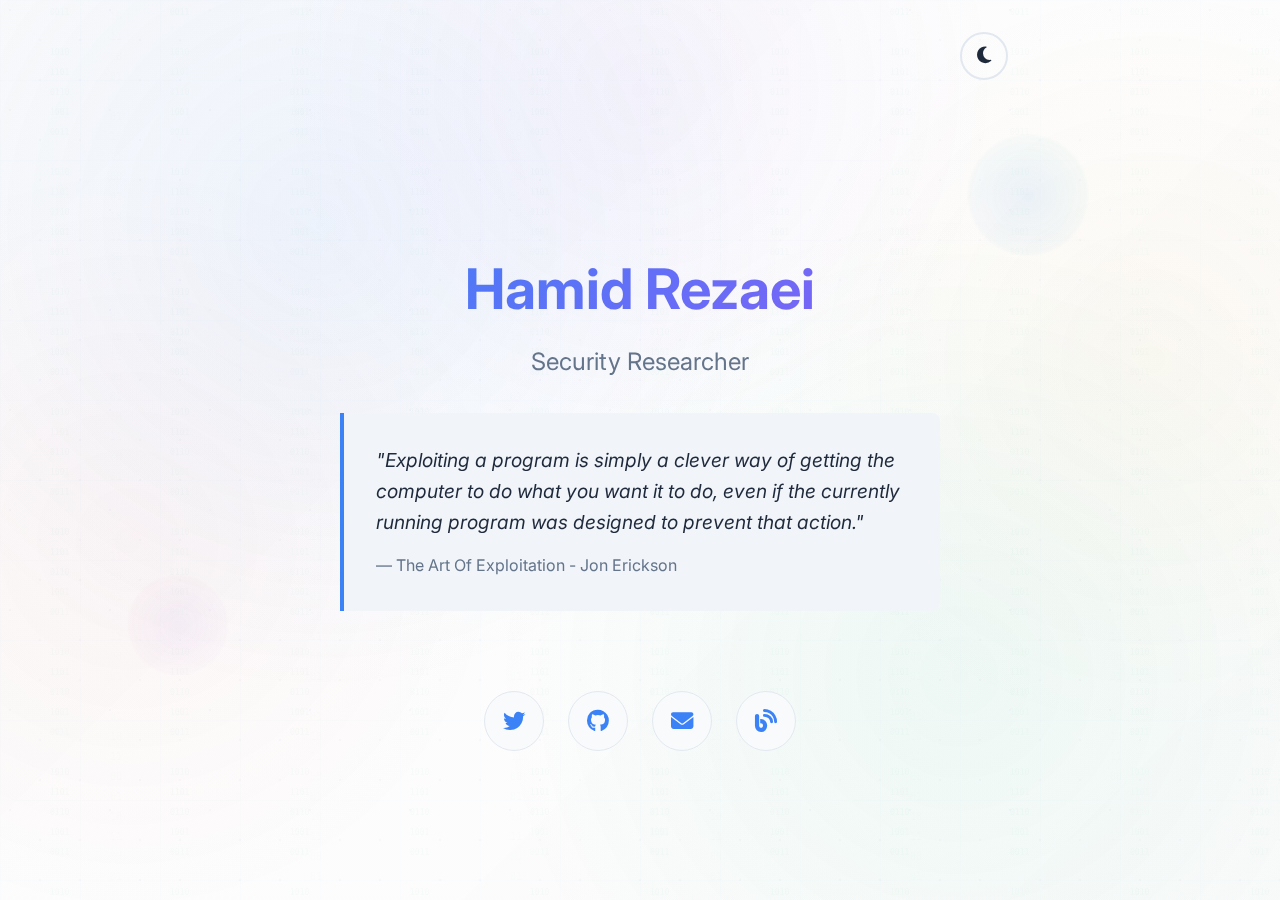
<file: index.html>
<!DOCTYPE html>
<html lang="en">
<head>
    <meta charset="UTF-8">
    <meta name="viewport" content="width=device-width, initial-scale=1.0">
    <title>Hamid Rezaei - Security Researcher</title>
    <meta http-equiv="keywords" content="Security, Network Security, Application Security, Hamid, Rezaei, Hamid Rezaei, Researcher">
	<meta name="description" content="Hamid Rezaei - A Security Enthusiast (Application Security Engineering, Penetration Testing and Exploiting :)">
	<meta property="og:title" content="Hamid Rezaei">
	<meta name="robots" content="index,follow">
	<link rel="canonical" href="https://hamidrez.ae/" />
    <link rel="preconnect" href="https://fonts.googleapis.com">
    <link rel="preconnect" href="https://fonts.gstatic.com" crossorigin>
    <link href="https://fonts.googleapis.com/css2?family=Inter:wght@300;400;500;600;700&display=swap" rel="stylesheet">
    <link rel="stylesheet" href="https://cdnjs.cloudflare.com/ajax/libs/font-awesome/6.4.0/css/all.min.css">
    
        <style>
        :root {
            /* Light theme variables */
            --bg-primary: #ffffff;
            --bg-secondary: #f8fafc;
            --text-primary: #1e293b;
            --text-secondary: #64748b;
            --accent: #3b82f6;
            --border: #e2e8f0;
            --shadow: rgba(0, 0, 0, 0.1);
            --quote-bg: #f1f5f9;
            --social-hover: #f8fafc;
        }

        [data-theme="dark"] {
            /* Dark theme variables */
            --bg-primary: #0f172a;
            --bg-secondary: #1e293b;
            --text-primary: #f1f5f9;
            --text-secondary: #94a3b8;
            --accent: #60a5fa;
            --border: #334155;
            --shadow: rgba(0, 0, 0, 0.3);
            --quote-bg: #1e293b;
            --social-hover: #334155;
        }

        * {
            margin: 0;
            padding: 0;
            box-sizing: border-box;
        }

        body {
            font-family: 'Inter', -apple-system, BlinkMacSystemFont, 'Segoe UI', Roboto, sans-serif;
            background-color: var(--bg-primary);
            color: var(--text-primary);
            line-height: 1.6;
            transition: background-color 0.3s ease, color 0.3s ease;
            position: relative;
            overflow-x: hidden;
        }

        body::before {
            content: '';
            position: fixed;
            top: 0;
            left: 0;
            width: 100%;
            height: 100%;
            background: 
                /* Primary security gradient */
                radial-gradient(circle at 25% 25%, rgba(59, 130, 246, 0.08) 0%, transparent 40%),
                radial-gradient(circle at 75% 75%, rgba(16, 185, 129, 0.06) 0%, transparent 40%),
                radial-gradient(circle at 50% 10%, rgba(139, 92, 246, 0.05) 0%, transparent 35%),
                /* Secondary security accents */
                radial-gradient(circle at 10% 60%, rgba(239, 68, 68, 0.04) 0%, transparent 30%),
                radial-gradient(circle at 90% 40%, rgba(245, 158, 11, 0.04) 0%, transparent 30%),
                /* Base gradient - adapts to theme */
                linear-gradient(135deg, 
                    rgba(15, 23, 42, 0.02) 0%, 
                    rgba(30, 41, 59, 0.01) 50%, 
                    rgba(15, 23, 42, 0.02) 100%);
            z-index: -1;
            pointer-events: none;
        }

        /* Cybersecurity-themed background elements */
        body::after {
            content: '';
            position: fixed;
            top: 0;
            left: 0;
            width: 100%;
            height: 100%;
            background-image: 
                /* Security grid pattern */
                url("data:image/svg+xml,%3Csvg width='80' height='80' viewBox='0 0 80 80' xmlns='http://www.w3.org/2000/svg'%3E%3Cdefs%3E%3Cpattern id='grid' width='80' height='80' patternUnits='userSpaceOnUse'%3E%3Cpath d='M 80 0 L 0 0 0 80' fill='none' stroke='%233b82f6' stroke-width='0.5' opacity='0.1'/%3E%3C/pattern%3E%3C/defs%3E%3Crect width='100%25' height='100%25' fill='url(%23grid)'/%3E%3C/svg%3E"),
                /* Binary code pattern */
                url("data:image/svg+xml,%3Csvg width='120' height='120' viewBox='0 0 120 120' xmlns='http://www.w3.org/2000/svg'%3E%3Cdefs%3E%3Cpattern id='binary' width='120' height='120' patternUnits='userSpaceOnUse'%3E%3Ctext x='10' y='15' font-family='monospace' font-size='8' fill='%2310b981' opacity='0.08'%3E1010%3C/text%3E%3Ctext x='10' y='35' font-family='monospace' font-size='8' fill='%2310b981' opacity='0.08'%3E1101%3C/text%3E%3Ctext x='10' y='55' font-family='monospace' font-size='8' fill='%2310b981' opacity='0.08'%3E0110%3C/text%3E%3Ctext x='10' y='75' font-family='monospace' font-size='8' fill='%2310b981' opacity='0.08'%3E1001%3C/text%3E%3Ctext x='10' y='95' font-family='monospace' font-size='8' fill='%2310b981' opacity='0.08'%3E0011%3C/text%3E%3C/pattern%3E%3C/defs%3E%3Crect width='100%25' height='100%25' fill='url(%23binary)'/%3E%3C/svg%3E"),
                /* Circuit board pattern */
                url("data:image/svg+xml,%3Csvg width='100' height='100' viewBox='0 0 100 100' xmlns='http://www.w3.org/2000/svg'%3E%3Cdefs%3E%3Cpattern id='circuit' width='100' height='100' patternUnits='userSpaceOnUse'%3E%3Cpath d='M 20 20 L 80 20 M 20 80 L 80 80 M 20 20 L 20 80 M 80 20 L 80 80 M 50 20 L 50 80 M 20 50 L 80 50' stroke='%238b5cf6' stroke-width='0.3' opacity='0.06' fill='none'/%3E%3Ccircle cx='20' cy='20' r='1' fill='%238b5cf6' opacity='0.1'/%3E%3Ccircle cx='80' cy='20' r='1' fill='%238b5cf6' opacity='0.1'/%3E%3Ccircle cx='20' cy='80' r='1' fill='%238b5cf6' opacity='0.1'/%3E%3Ccircle cx='80' cy='80' r='1' fill='%238b5cf6' opacity='0.1'/%3E%3Ccircle cx='50' cy='50' r='1' fill='%238b5cf6' opacity='0.1'/%3E%3C/pattern%3E%3C/defs%3E%3Crect width='100%25' height='100%25' fill='url(%23circuit)'/%3E%3C/svg%3E"),
                /* Matrix-style data streams */
                url("data:image/svg+xml,%3Csvg width='200' height='200' viewBox='0 0 200 200' xmlns='http://www.w3.org/2000/svg'%3E%3Cdefs%3E%3Cpattern id='matrix' width='200' height='200' patternUnits='userSpaceOnUse'%3E%3Ctext x='10' y='20' font-family='monospace' font-size='10' fill='%2310b981' opacity='0.03'%3E01%3C/text%3E%3Ctext x='10' y='40' font-family='monospace' font-size='10' fill='%2310b981' opacity='0.03'%3E10%3C/text%3E%3Ctext x='10' y='60' font-family='monospace' font-size='10' fill='%2310b981' opacity='0.03'%3E11%3C/text%3E%3Ctext x='10' y='80' font-family='monospace' font-size='10' fill='%2310b981' opacity='0.03'%3E00%3C/text%3E%3Ctext x='10' y='100' font-family='monospace' font-size='10' fill='%2310b981' opacity='0.03'%3E01%3C/text%3E%3Ctext x='10' y='120' font-family='monospace' font-size='10' fill='%2310b981' opacity='0.03'%3E10%3C/text%3E%3Ctext x='10' y='140' font-family='monospace' font-size='10' fill='%2310b981' opacity='0.03'%3E11%3C/text%3E%3Ctext x='10' y='160' font-family='monospace' font-size='10' fill='%2310b981' opacity='0.03'%3E00%3C/text%3E%3Ctext x='10' y='180' font-family='monospace' font-size='10' fill='%2310b981' opacity='0.03'%3E01%3C/text%3E%3C/pattern%3E%3C/defs%3E%3Crect width='100%25' height='100%25' fill='url(%23matrix)'/%3E%3C/svg%3E");
            background-position: 0 0, 40px 40px, 60px 60px, 100px 100px;
            z-index: -2;
            pointer-events: none;
            opacity: 0.4;
            animation: matrixFlow 30s linear infinite;
        }

        /* Floating cybersecurity elements */
        .container {
            position: relative;
        }

        /* First floating element */
        .container::before {
            content: '';
            position: fixed;
            top: 15%;
            right: 15%;
            width: 120px;
            height: 120px;
            background: 
                radial-gradient(circle, rgba(59, 130, 246, 0.1) 0%, transparent 70%),
                linear-gradient(45deg, rgba(59, 130, 246, 0.05), rgba(16, 185, 129, 0.05));
            border-radius: 50%;
            opacity: 0.6;
            animation: securityPulse 8s ease-in-out infinite;
            z-index: -1;
            filter: blur(1px);
        }

        /* Second floating element */
        .container::after {
            content: '';
            position: fixed;
            bottom: 25%;
            left: 10%;
            width: 100px;
            height: 100px;
            background: 
                radial-gradient(circle, rgba(139, 92, 246, 0.08) 0%, transparent 70%),
                linear-gradient(-45deg, rgba(139, 92, 246, 0.04), rgba(239, 68, 68, 0.04));
            border-radius: 50%;
            opacity: 0.5;
            animation: securityPulse 10s ease-in-out infinite reverse;
            z-index: -1;
            filter: blur(1px);
        }

        @keyframes securityPulse {
            0%, 100% { 
                transform: translateY(0px) scale(1);
                opacity: 0.4;
            }
            50% { 
                transform: translateY(-15px) scale(1.1);
                opacity: 0.7;
            }
        }

        @keyframes matrixFlow {
            0% { transform: translateY(-100%); }
            100% { transform: translateY(100%); }
        }

        .container {
            min-height: 100vh;
            display: flex;
            flex-direction: column;
            max-width: 800px;
            margin: 0 auto;
            padding: 2rem;
        }

        header {
            display: flex;
            justify-content: flex-end;
            margin-bottom: 3rem;
        }

        #theme-toggle {
            background: none;
            border: 2px solid var(--border);
            border-radius: 50%;
            width: 48px;
            height: 48px;
            cursor: pointer;
            display: flex;
            align-items: center;
            justify-content: center;
            color: var(--text-primary);
            transition: all 0.3s ease;
            font-size: 1.2rem;
        }

        #theme-toggle:hover {
            background-color: var(--bg-secondary);
            border-color: var(--accent);
            transform: scale(1.05);
        }

        main {
            flex: 1;
            display: flex;
            flex-direction: column;
            justify-content: center;
            gap: 3rem;
        }

        .hero {
            text-align: center;
        }

        .name {
            font-size: 3.5rem;
            font-weight: 700;
            margin-bottom: 0.5rem;
            background: linear-gradient(135deg, var(--accent), #8b5cf6);
            -webkit-background-clip: text;
            -webkit-text-fill-color: transparent;
            background-clip: text;
        }

        .title {
            font-size: 1.5rem;
            color: var(--text-secondary);
            margin-bottom: 2rem;
            font-weight: 400;
        }

        .quote {
            background-color: var(--quote-bg);
            border-left: 4px solid var(--accent);
            padding: 2rem;
            margin: 2rem 0;
            border-radius: 0 8px 8px 0;
            text-align: left;
            max-width: 600px;
            margin-left: auto;
            margin-right: auto;
        }

        .quote p {
            font-size: 1.2rem;
            font-style: italic;
            margin-bottom: 1rem;
            color: var(--text-primary);
        }

        .quote cite {
            color: var(--text-secondary);
            font-size: 1rem;
            font-style: normal;
        }

        .social-links {
            display: flex;
            justify-content: center;
            gap: 1.5rem;
            flex-wrap: nowrap;
        }

        .social-link {
            display: flex;
            align-items: center;
            justify-content: center;
            width: 60px;
            height: 60px;
            background-color: var(--bg-secondary);
            border: 1px solid var(--border);
            border-radius: 50%;
            text-decoration: none;
            color: var(--text-primary);
            transition: all 0.3s ease;
            position: relative;
            overflow: hidden;
        }

        .social-link:hover {
            background-color: var(--accent);
            border-color: var(--accent);
            transform: translateY(-3px) scale(1.1);
            box-shadow: 0 8px 25px var(--shadow);
        }

        .social-link:hover i {
            color: white;
            transform: scale(1.1);
        }

        .social-link i {
            font-size: 1.4rem;
            color: var(--accent);
            transition: all 0.3s ease;
        }

        /* Email link specific styling */
        .email-link {
            position: relative;
            cursor: pointer;
        }

        .email-link:hover::after {
            content: "Check console for email address";
            position: absolute;
            bottom: 100%;
            left: 50%;
            transform: translateX(-50%);
            background-color: var(--bg-secondary);
            color: var(--text-primary);
            padding: 0.5rem 1rem;
            border-radius: 6px;
            font-size: 0.875rem;
            white-space: nowrap;
            border: 1px solid var(--border);
            box-shadow: 0 4px 12px var(--shadow);
            z-index: 1000;
            margin-bottom: 0.5rem;
        }

        .email-link:hover::before {
            content: "";
            position: absolute;
            bottom: 100%;
            left: 50%;
            transform: translateX(-50%);
            border: 5px solid transparent;
            border-top-color: var(--bg-secondary);
            margin-bottom: -0.5rem;
            z-index: 1000;
        }

        /* Custom notification modal */
        .notification-modal {
            position: fixed;
            top: 50%;
            left: 50%;
            transform: translate(-50%, -50%);
            background-color: var(--bg-primary);
            border: 2px solid var(--border);
            border-radius: 12px;
            padding: 2rem;
            box-shadow: 0 20px 40px var(--shadow);
            z-index: 10000;
            max-width: 400px;
            width: 90%;
            text-align: center;
            opacity: 0;
            visibility: hidden;
            transition: all 0.3s ease;
        }

        .notification-modal.show {
            opacity: 1;
            visibility: visible;
        }

        .notification-modal h3 {
            color: var(--text-primary);
            margin-bottom: 1rem;
            font-size: 1.25rem;
            font-weight: 600;
        }

        .notification-modal p {
            color: var(--text-secondary);
            margin-bottom: 1.5rem;
            line-height: 1.6;
        }

        .notification-modal .icon {
            font-size: 3rem;
            color: var(--accent);
            margin-bottom: 1rem;
        }

        .notification-modal .steps {
            background-color: var(--bg-secondary);
            border-radius: 8px;
            padding: 1rem;
            margin-bottom: 1.5rem;
            text-align: left;
        }

        .notification-modal .steps ol {
            color: var(--text-primary);
            margin: 0;
            padding-left: 1.5rem;
        }

        .notification-modal .steps li {
            margin-bottom: 0.5rem;
            font-size: 0.9rem;
        }

        .notification-modal .steps li:last-child {
            margin-bottom: 0;
        }

        .notification-modal .close-btn {
            background-color: var(--accent);
            color: white;
            border: none;
            padding: 0.75rem 1.5rem;
            border-radius: 6px;
            cursor: pointer;
            font-weight: 500;
            transition: all 0.3s ease;
        }

        .notification-modal .close-btn:hover {
            background-color: var(--accent);
            transform: translateY(-1px);
            box-shadow: 0 4px 12px var(--shadow);
        }

        .modal-overlay {
            position: fixed;
            top: 0;
            left: 0;
            width: 100%;
            height: 100%;
            background-color: rgba(0, 0, 0, 0.5);
            z-index: 9999;
            opacity: 0;
            visibility: hidden;
            transition: all 0.3s ease;
        }

        .modal-overlay.show {
            opacity: 1;
            visibility: visible;
        }

        /* Action buttons */
        .action-buttons {
            display: flex;
            justify-content: center;
            gap: 1.5rem;
            flex-wrap: nowrap;
            margin-top: 2rem;
        }

        .action-button {
            display: flex;
            align-items: center;
            justify-content: center;
            width: 60px;
            height: 60px;
            background-color: var(--bg-secondary);
            border: 1px solid var(--border);
            border-radius: 50%;
            text-decoration: none;
            color: var(--text-primary);
            transition: all 0.3s ease;
            position: relative;
            overflow: hidden;
        }

        .action-button:hover {
            background-color: var(--accent);
            border-color: var(--accent);
            transform: translateY(-3px) scale(1.1);
            box-shadow: 0 8px 25px var(--shadow);
        }

        .action-button:hover i {
            color: white;
            transform: scale(1.1);
        }

        .action-button i {
            font-size: 1.4rem;
            color: var(--accent);
            transition: all 0.3s ease;
        }

        /* Entrance animations */
        .hero, .social-links, .action-buttons {
            opacity: 0;
            transform: translateY(20px);
            transition: opacity 0.6s ease, transform 0.6s ease;
        }

        /* Responsive design */
        @media (max-width: 768px) {
            .container {
                padding: 1rem;
            }
            
            .name {
                font-size: 2.5rem;
            }
            
            .title {
                font-size: 1.2rem;
            }
            
            .quote {
                padding: 1.5rem;
                margin: 1.5rem 0;
            }
            
            .quote p {
                font-size: 1.1rem;
            }
            
            .social-links {
                flex-direction: row;
                align-items: center;
                gap: 1rem;
            }
            
            .social-link {
                width: 60px;
                height: 60px;
            }
            
            .action-buttons {
                flex-direction: row;
                align-items: center;
                gap: 1rem;
            }
            
            .action-button {
                width: 60px;
                height: 60px;
            }
        }

        @media (max-width: 480px) {
            .name {
                font-size: 2rem;
            }
            
            .title {
                font-size: 1rem;
            }
            
            .quote {
                padding: 1rem;
            }
            
            .quote p {
                font-size: 1rem;
            }
            
            .social-links {
                gap: 0.75rem;
            }
            
            .action-buttons {
                gap: 0.75rem;
            }
            
            .social-link,
            .action-button {
                width: 50px;
                height: 50px;
            }
            
            .social-link i,
            .action-button i {
                font-size: 1.2rem;
            }
        }
    </style>
</head>
<body>
    <div class="container">
        <header>
            <button id="theme-toggle" aria-label="Toggle theme">
                <i class="fas fa-moon"></i>
            </button>
        </header>
        
        <main>
            <div class="hero">
                <h1 class="name">Hamid Rezaei</h1>
                <p class="title">Security Researcher</p>
                
                <blockquote class="quote">
                    <p>"Exploiting a program is simply a clever way of getting the computer to do what you want it to do, even if the currently running program was designed to prevent that action."</p>
                    <cite>— The Art Of Exploitation - Jon Erickson</cite>
                </blockquote>
            </div>
            
            <div class="social-links">
                <a href="https://twitter.com/xer0times" target="_blank" rel="noopener noreferrer" class="social-link">
                    <i class="fab fa-twitter"></i>
                </a>
                <a href="https://github.com/xer0times" target="_blank" rel="noopener noreferrer" class="social-link">
                    <i class="fab fa-github"></i>
                </a>
	    	<a href="#" class="social-link email-link" id="email-link" title="Click to reveal email in console">
                    <i class="fas fa-envelope"></i>
                </a>
                <a href="https://hamidrez.ae/blog" target="_blank" rel="noopener noreferrer" class="social-link">
                    <i class="fas fa-blog"></i>
                </a>
                <!-- 
                <a href="https://linkedin.com/" target="_blank" rel="noopener noreferrer" class="social-link">
                    <i class="fab fa-linkedin"></i>
                </a>
                <a href="cv.pdf" target="_blank" rel="noopener noreferrer" class="action-button">
                    <i class="fas fa-file-alt"></i>
                </a>
                <a href="about.html" class="action-button">
                    <i class="fas fa-user"></i>
                </a> 
                -->
            </div>
        </main>
    </div>
	
    <!-- Notification Modal -->
    <div class="modal-overlay" id="modal-overlay"></div>
    <div class="notification-modal" id="notification-modal">
        <div class="icon">🔍</div>
        <h3>Email Address Available</h3>
        <p>The email address has been logged to the browser console.</p>
        <button class="close-btn" id="close-modal">Got it!</button>
    </div>
    <script>
        // Theme switching functionality
        document.addEventListener('DOMContentLoaded', function() {
            const themeToggle = document.getElementById('theme-toggle');
            const body = document.body;
            
            // Check for saved theme preference or default to light theme
            const savedTheme = localStorage.getItem('theme') || 'light';
            body.setAttribute('data-theme', savedTheme);
            updateThemeIcon(savedTheme);
            
            // Theme toggle event listener
            themeToggle.addEventListener('click', function() {
                const currentTheme = body.getAttribute('data-theme');
                const newTheme = currentTheme === 'dark' ? 'light' : 'dark';
                
                body.setAttribute('data-theme', newTheme);
                localStorage.setItem('theme', newTheme);
                updateThemeIcon(newTheme);
            });
            
            // Update theme icon based on current theme
            function updateThemeIcon(theme) {
                const icon = themeToggle.querySelector('i');
                if (theme === 'dark') {
                    icon.className = 'fas fa-sun';
                } else {
                    icon.className = 'fas fa-moon';
                }
            }
            
            // Add smooth entrance animation
            const hero = document.querySelector('.hero');
            const socialLinks = document.querySelector('.social-links');
            const actionButtons = document.querySelector('.action-buttons');
            
            // Fade in animation
            setTimeout(() => {
                hero.style.opacity = '1';
                hero.style.transform = 'translateY(0)';
            }, 100);
            
            setTimeout(() => {
                socialLinks.style.opacity = '1';
                socialLinks.style.transform = 'translateY(0)';
            }, 300);
		
            if (actionButtons) {
	            setTimeout(() => {
	                actionButtons.style.opacity = '1';
	                actionButtons.style.transform = 'translateY(0)';
	            }, 500);
	    }
		
            // Email functionality
            const emailLink = document.getElementById('email-link');
            const modal = document.getElementById('notification-modal');
            const modalOverlay = document.getElementById('modal-overlay');
            const closeBtn = document.getElementById('close-modal');
            const hexEmail = '70696e674068616d696472657a2e6165';
            const keypgp = '68747470733a2f2f6b6579732e6f70656e7067702e6f72672f7365617263683f713d70696e6725343068616d696472657a2e6165'
		
            emailLink.addEventListener('click', function(e) {
                e.preventDefault();
                
                // Decrypt hex to string
                const email = hexToString(hexEmail);
                const email_key = hexToString(keypgp);
                // Show modal
                modal.classList.add('show');
                modalOverlay.classList.add('show');
                
                // Log to console
	        console.clear();
                console.log('%c📧 Email Address:', 'color: #3b82f6; font-size: 14px;');
                console.log('%c' + email, 'color: #10b981; font-size: 16px;');
		console.log('%c💡 PGP Key: ' + email_key, 'color: #f59e0b; font-size: 12px;');
                console.log('%c💡 Tip: You can copy this email address', 'color: #f59e0b; font-size: 12px;');
            });

            // Close modal functionality
            function closeModal() {
                modal.classList.remove('show');
                modalOverlay.classList.remove('show');
            }

            closeBtn.addEventListener('click', closeModal);
            modalOverlay.addEventListener('click', closeModal);

            // Close modal with Escape key
            document.addEventListener('keydown', function(e) {
                if (e.key === 'Escape' && modal.classList.contains('show')) {
                    closeModal();
                }
            });

            // Function to convert hex to string
            function hexToString(hex) {
                let str = '';
                for (let i = 0; i < hex.length; i += 2) {
                    str += String.fromCharCode(parseInt(hex.substr(i, 2), 16));
                }
                return str;
            }
        });
    </script>
</body>
</html>
</file>
